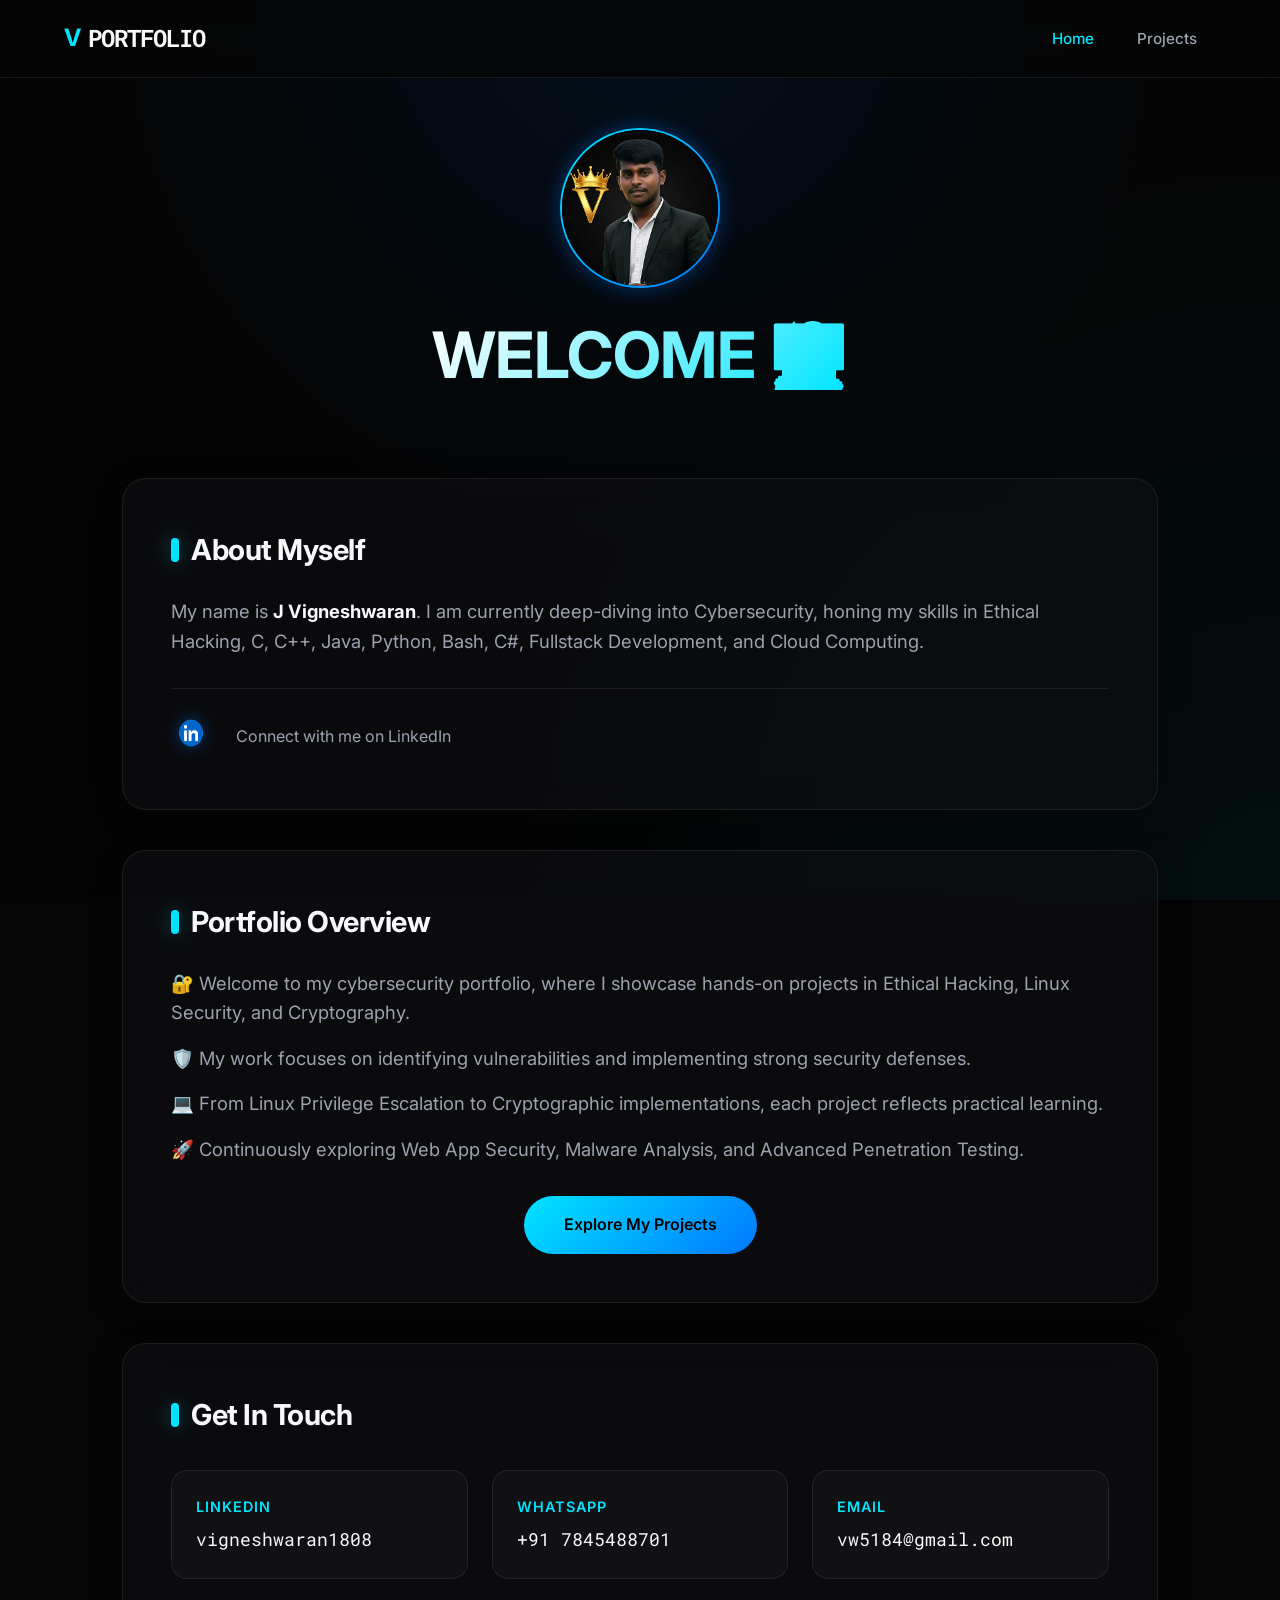
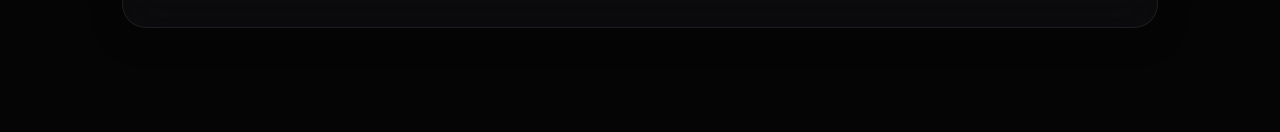
<file: index.html>
<!DOCTYPE html>
<html lang="en">
<head>
    <meta charset="UTF-8">
    <meta name="viewport" content="width=device-width, initial-scale=1.0">
    <meta name="description" content="Vigneshwaran - Cybersecurity Portfolio. Exploring Ethical Hacking, Web App Security, and Cryptography.">
    <link rel="icon" href="hacker1.png">
    <link rel="stylesheet" href="index.css">
    <title>Vigneshwaran | Cybersecurity Portfolio</title>
</head>
<body>
    <video autoplay muted loop playsinline class="star">
        <source src="star.mp4" type="video/mp4">
    </video>
    <div class="overlay"></div>

    <header class="header">
        <a href="index.html" class="logo"><span>V</span>PORTFOLIO</a>
        <nav class="navbar">
            <a href="index.html" class="active">Home</a>
            <a href="project.html">Projects</a>
        </nav>
    </header>

    <main class="main-wrapper">
        <section class="profile-header">
            <img src="me.png" alt="J Vigneshwaran" class="me">
            <h1 class="hero-title">WELCOME 🧑🏻‍💻</h1>
        </section>

        <section class="glass-card">
            <h2 class="section-title">About Myself</h2>
            <div class="about-text">
                <p>
                    My name is <strong>J Vigneshwaran</strong>. I am currently deep-diving into Cybersecurity, honing my skills in 
                    Ethical Hacking, C, C++, Java, Python, Bash, C#, Fullstack Development, and Cloud Computing.
                </p>
            </div>
            <div class="linkedin-section">
                <a href="https://www.linkedin.com/in/vigneshwaran1808/" target="_blank" rel="noopener noreferrer">
                    <img src="linkedin.png" alt="LinkedIn Profile" class="linkedin">
                </a>
                <span style="color: var(--text-dim); margin-left: 10px;">Connect with me on LinkedIn</span>
            </div>
        </section>

        <section class="glass-card">
            <h2 class="section-title">Portfolio Overview</h2>
            <div class="about-text">
                <p>🔐 Welcome to my cybersecurity portfolio, where I showcase hands-on projects in Ethical Hacking, Linux Security, and Cryptography.</p>
                <p>🛡️ My work focuses on identifying vulnerabilities and implementing strong security defenses.</p>
                <p>💻 From Linux Privilege Escalation to Cryptographic implementations, each project reflects practical learning.</p>
                <p>🚀 Continuously exploring Web App Security, Malware Analysis, and Advanced Penetration Testing.</p>
            </div>
            <div style="text-align: center; margin-top: 2rem;">
                <a href="project.html" class="button">Explore My Projects</a>
            </div>
        </section>

        <section class="glass-card">
            <h2 class="section-title">Get In Touch</h2>
            <ul class="contact-list">
                <li>
                    <span>LinkedIn</span>
                    <a href="https://www.linkedin.com/in/vigneshwaran1808/" target="_blank" rel="noopener noreferrer">vigneshwaran1808</a>
                </li>
                <li>
                    <span>WhatsApp</span>
                    <div>+91 7845488701</div>
                </li>
                <li>
                    <span>Email</span>
                    <a href="mailto:vw5184@gmail.com">vw5184@gmail.com</a>
                </li>
            </ul>
        </section>
    </main>
</body>
</html>
</file>
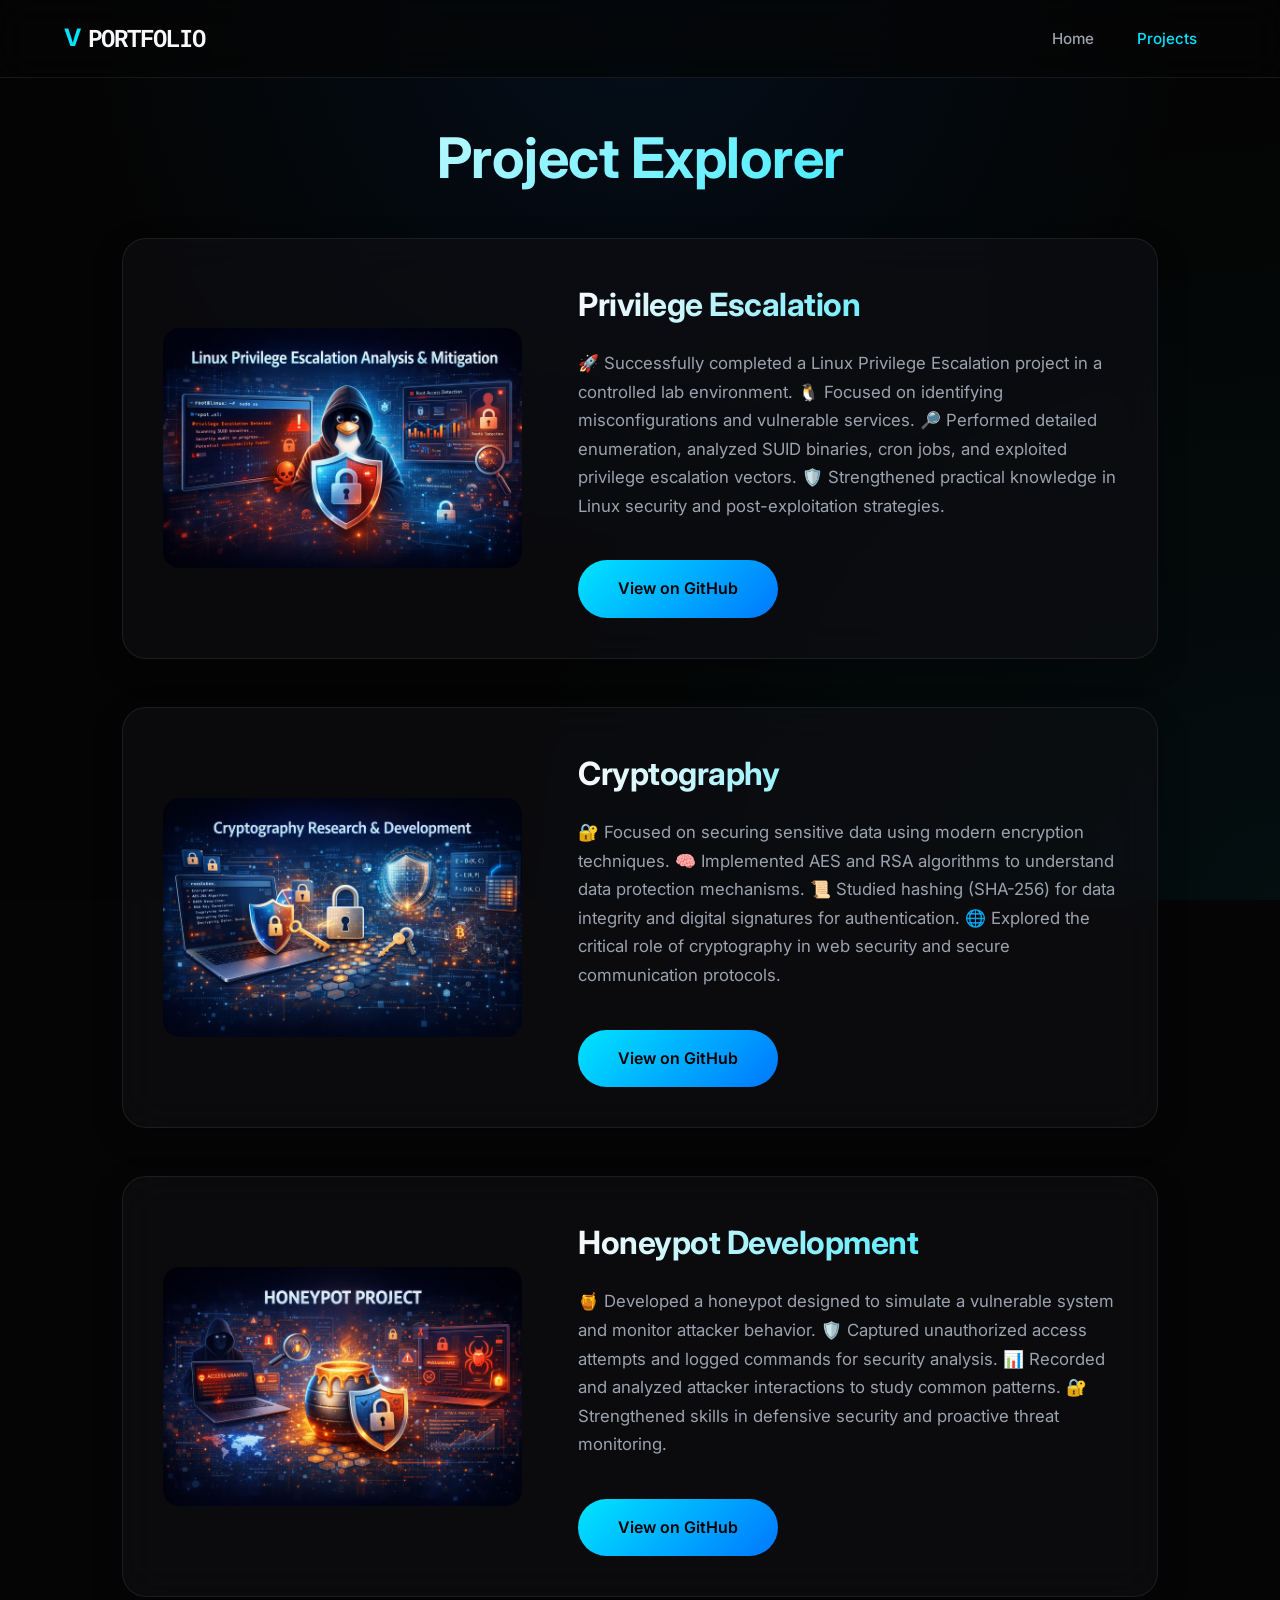
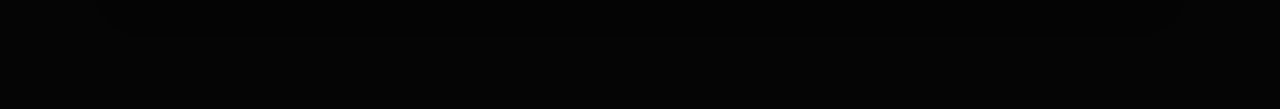
<file: project.html>
<!DOCTYPE html>
<html lang="en">
<head>
    <meta charset="UTF-8">
    <meta name="viewport" content="width=device-width, initial-scale=1.0">
    <meta name="description" content="Cybersecurity projects showcase by Vigneshwaran.">
    <link rel="icon" href="hacker1.png">
    <link rel="stylesheet" href="index.css">
    <title>Projects | Vigneshwaran</title>
</head>
<body>
    <video autoplay muted loop playsinline class="star">
        <source src="star.mp4" type="video/mp4">
    </video>
    <div class="overlay"></div>

    <header class="header">
        <a href="index.html" class="logo"><span>V</span>PORTFOLIO</a>
        <nav class="navbar">
            <a href="index.html">Home</a>
            <a href="project.html" class="active">Projects</a>
        </nav>
    </header>

    <main class="container">
        <h1 class="page-title">Project Explorer</h1>

        <!-- Privilege Escalation Project -->
        <article class="project-card">
            <div class="project-image">
                <a href="https://github.com/vigneshwaran4586/PrivilegeEsculation.git" target="_blank" class="project-image-link">
                    <img src="privilege.png" alt="Privilege Escalation" class="hacker-img">
                </a>
            </div>
            <div class="project-info">
                <h3>Privilege Escalation</h3>
                <p>
                    🚀 Successfully completed a Linux Privilege Escalation project in a controlled lab environment. 
                    🐧 Focused on identifying misconfigurations and vulnerable services. 
                    🔎 Performed detailed enumeration, analyzed SUID binaries, cron jobs, and exploited privilege escalation vectors. 
                    🛡️ Strengthened practical knowledge in Linux security and post-exploitation strategies.
                </p>
                <a href="https://github.com/vigneshwaran4586/PrivilegeEsculation.git" target="_blank" class="github-btn">
                    View on GitHub
                </a>
            </div>
        </article>

        <!-- Cryptography Project -->
        <article class="project-card">
            <div class="project-image">
                <a href="https://github.com/vigneshwaran4586/Cryptography" target="_blank" class="project-image-link">
                    <img src="crypto.png" alt="Cryptography" class="hacker-img">
                </a>
            </div>
            <div class="project-info">
                <h3>Cryptography</h3>
                <p>
                    🔐 Focused on securing sensitive data using modern encryption techniques. 
                    🧠 Implemented AES and RSA algorithms to understand data protection mechanisms. 
                    📜 Studied hashing (SHA-256) for data integrity and digital signatures for authentication. 
                    🌐 Explored the critical role of cryptography in web security and secure communication protocols.
                </p>
                <a href="https://github.com/vigneshwaran4586/Cryptography" target="_blank" class="github-btn">
                    View on GitHub
                </a>
            </div>
        </article>

        <!-- Honeypot Project -->
        <article class="project-card">
            <div class="project-image">
                <a href="https://github.com/vigneshwaran4586/Honeypot.git" target="_blank" class="project-image-link">
                    <img src="honeypot.png" alt="Honeypot" class="hacker-img">
                </a>
            </div>
            <div class="project-info">
                <h3>Honeypot Development</h3>
                <p>
                    🍯 Developed a honeypot designed to simulate a vulnerable system and monitor attacker behavior. 
                    🛡️ Captured unauthorized access attempts and logged commands for security analysis. 
                    📊 Recorded and analyzed attacker interactions to study common patterns. 
                    🔐 Strengthened skills in defensive security and proactive threat monitoring.
                </p>
                <a href="https://github.com/vigneshwaran4586/Honeypot.git" target="_blank" class="github-btn">
                    View on GitHub
                </a>
            </div>
        </article>
    </main>
</body>
</html>
</file>
<file: index.css>
@import url('https://fonts.googleapis.com/css2?family=Inter:wght@300;400;500;600;700&family=Roboto+Mono:wght@400;500;700&display=swap');

:root {
    --bg-dark: #050505;
    --bg-card: rgba(15, 15, 20, 0.6);
    --primary-color: #00e5ff;
    --secondary-color: #0077ff;
    --text-main: #f8f9fa;
    --text-dim: #9ca3af;
    --glass-border: rgba(255, 255, 255, 0.08);
    --glass-border-hover: rgba(0, 229, 255, 0.5);
    --glow-primary: 0 0 20px rgba(0, 229, 255, 0.4);
    --glow-secondary: 0 0 20px rgba(0, 119, 255, 0.4);
    --transition-smooth: all 0.4s cubic-bezier(0.16, 1, 0.3, 1);
}

* {
    margin: 0;
    padding: 0;
    box-sizing: border-box;
    font-family: 'Inter', sans-serif;
}

body {
    background-color: var(--bg-dark);
    color: var(--text-main);
    line-height: 1.6;
    overflow-x: hidden;
    min-height: 100vh;
}

/* Background & Overlays */
.star {
    position: fixed;
    top: 0;
    left: 0;
    width: 100%;
    height: 100%;
    object-fit: cover;
    z-index: -2;
    opacity: 0.4;
    filter: saturate(150%) contrast(120%);
}

.overlay {
    position: fixed;
    top: 0;
    left: 0;
    width: 100%;
    height: 100%;
    background: radial-gradient(circle at 50% 0%, rgba(0, 119, 255, 0.1), transparent 50%),
                radial-gradient(circle at 100% 100%, rgba(0, 229, 255, 0.05), transparent 50%),
                var(--bg-dark);
    opacity: 0.9;
    z-index: -1;
}

/* Header & Navigation */
.header {
    position: fixed;
    top: 0;
    left: 0;
    width: 100%;
    padding: 1.2rem 5%;
    background: rgba(5, 5, 5, 0.7);
    backdrop-filter: blur(16px);
    -webkit-backdrop-filter: blur(16px);
    border-bottom: 1px solid var(--glass-border);
    display: flex;
    justify-content: space-between;
    align-items: center;
    z-index: 1000;
    transition: var(--transition-smooth);
}

.logo {
    font-family: 'Roboto Mono', monospace;
    font-size: 1.5rem;
    font-weight: 700;
    color: var(--text-main);
    text-decoration: none;
    letter-spacing: -1px;
    display: flex;
    align-items: center;
    gap: 8px;
}

.logo span {
    color: var(--primary-color);
}

.navbar a {
    text-decoration: none;
    color: var(--text-dim);
    font-weight: 500;
    font-size: 0.95rem;
    transition: var(--transition-smooth);
    padding: 0.5rem 1.2rem;
    border-radius: 8px;
    position: relative;
}

.navbar a:hover {
    color: var(--text-main);
    background: rgba(255, 255, 255, 0.05);
}

.navbar a.active {
    color: var(--primary-color);
}

/* Layout Containers */
.main-wrapper, .container {
    max-width: 1100px;
    margin: 0 auto;
    padding: 8rem 2rem 4rem; /* Top padding accounts for fixed header */
    display: flex;
    flex-direction: column;
    min-height: 100vh;
}

.main-wrapper {
    align-items: center;
}

/* Typography */
h1, h2, h3 {
    font-family: 'Inter', sans-serif;
    font-weight: 700;
    letter-spacing: -0.5px;
}

.hero-title, .page-title {
    font-size: 4rem;
    line-height: 1.1;
    margin-bottom: 1.5rem;
    background: linear-gradient(135deg, #fff 0%, var(--primary-color) 100%);
    -webkit-background-clip: text;
    background-clip: text;
    -webkit-text-fill-color: transparent;
    text-align: center;
    animation: fadeInUp 1s ease-out forwards;
}

.page-title {
    font-size: 3.5rem;
    margin-bottom: 3rem;
}

.section-title {
    font-size: 1.8rem;
    color: var(--text-main);
    margin-bottom: 1.5rem;
    display: flex;
    align-items: center;
    gap: 12px;
}

.section-title::before {
    content: '';
    display: inline-block;
    width: 8px;
    height: 24px;
    background: var(--primary-color);
    border-radius: 4px;
    box-shadow: var(--glow-primary);
}

/* Profile Section */
.profile-header {
    display: flex;
    flex-direction: column;
    align-items: center;
    text-align: center;
    margin-bottom: 4rem;
    animation: fadeInUp 0.8s ease-out forwards;
}

.me {
    width: 160px;
    height: 160px;
    border-radius: 50%;
    object-fit: cover;
    border: 2px solid transparent;
    background: linear-gradient(var(--bg-dark), var(--bg-dark)) padding-box,
                linear-gradient(135deg, var(--primary-color), var(--secondary-color)) border-box;
    box-shadow: var(--glow-secondary);
    margin-bottom: 2rem;
    transition: var(--transition-smooth);
}

.me:hover {
    transform: scale(1.05);
    box-shadow: 0 0 30px rgba(0, 229, 255, 0.6);
}

/* Premium Glass Cards */
.glass-card {
    background: var(--bg-card);
    backdrop-filter: blur(20px);
    -webkit-backdrop-filter: blur(20px);
    border: 1px solid var(--glass-border);
    border-radius: 24px;
    padding: 3rem;
    margin-bottom: 2.5rem;
    width: 100%;
    transition: var(--transition-smooth);
    box-shadow: 0 8px 32px rgba(0, 0, 0, 0.3);
    animation: fadeInUp 1s ease-out forwards;
    opacity: 0;
    transform: translateY(20px);
}

.glass-card:nth-child(2) { animation-delay: 0.2s; }
.glass-card:nth-child(3) { animation-delay: 0.4s; }

.glass-card:hover {
    border-color: rgba(255, 255, 255, 0.2);
    transform: translateY(-8px);
    box-shadow: 0 15px 40px rgba(0, 0, 0, 0.4), var(--glow-primary);
}

.about-text {
    font-size: 1.15rem;
    color: var(--text-dim);
    margin-bottom: 2rem;
}

.about-text p {
    margin-bottom: 1rem;
}

.about-text strong {
    color: var(--text-main);
}

/* Buttons */
.button, .github-btn {
    background: linear-gradient(135deg, var(--primary-color), var(--secondary-color));
    color: #000;
    border: none;
    padding: 1rem 2.5rem;
    font-size: 1rem;
    font-weight: 600;
    border-radius: 50px;
    cursor: pointer;
    transition: var(--transition-smooth);
    text-decoration: none;
    display: inline-flex;
    align-items: center;
    justify-content: center;
    gap: 10px;
    position: relative;
    overflow: hidden;
    z-index: 1;
}

.button::before, .github-btn::before {
    content: '';
    position: absolute;
    top: 0; left: 0; width: 100%; height: 100%;
    background: linear-gradient(135deg, var(--secondary-color), var(--primary-color));
    z-index: -1;
    transition: opacity 0.3s ease;
    opacity: 0;
}

.button:hover::before, .github-btn:hover::before {
    opacity: 1;
}

.button:hover, .github-btn:hover {
    box-shadow: 0 0 25px rgba(0, 229, 255, 0.6);
    transform: translateY(-3px);
}

/* Socials */
.linkedin-section {
    display: flex;
    align-items: center;
    gap: 15px;
    margin-top: 1.5rem;
    padding-top: 1.5rem;
    border-top: 1px solid var(--glass-border);
}

.linkedin {
    width: 40px;
    height: 40px;
    transition: var(--transition-smooth);
    filter: drop-shadow(0 0 8px rgba(0, 119, 255, 0.4));
}

.linkedin:hover {
    transform: scale(1.15) rotate(5deg);
}

/* Contact List */
.contact-list {
    list-style: none;
    display: grid;
    grid-template-columns: repeat(auto-fit, minmax(250px, 1fr));
    gap: 1.5rem;
    margin-top: 2rem;
}

.contact-list li {
    background: rgba(255, 255, 255, 0.03);
    padding: 1.5rem;
    border-radius: 16px;
    border: 1px solid var(--glass-border);
    transition: var(--transition-smooth);
}

.contact-list li:hover {
    background: rgba(255, 255, 255, 0.05);
    border-color: var(--primary-color);
}

.contact-list span {
    display: block;
    color: var(--primary-color);
    font-weight: 600;
    font-size: 0.9rem;
    text-transform: uppercase;
    letter-spacing: 1px;
    margin-bottom: 0.5rem;
}

.contact-list a, .contact-list div {
    color: var(--text-main);
    text-decoration: none;
    font-size: 1.1rem;
    font-family: 'Roboto Mono', monospace;
}

/* Project Cards */
.project-card {
    background: var(--bg-card);
    backdrop-filter: blur(20px);
    -webkit-backdrop-filter: blur(20px);
    border: 1px solid var(--glass-border);
    border-radius: 24px;
    padding: 2.5rem;
    margin-bottom: 3rem;
    display: grid;
    grid-template-columns: 1fr 1.5fr;
    gap: 3.5rem;
    align-items: center;
    transition: var(--transition-smooth);
    box-shadow: 0 10px 30px rgba(0, 0, 0, 0.3);
    animation: fadeInUp 0.8s ease-out forwards;
    opacity: 0;
    transform: translateY(20px);
}

.project-card:nth-child(2) { animation-delay: 0.1s; }
.project-card:nth-child(3) { animation-delay: 0.2s; }
.project-card:nth-child(4) { animation-delay: 0.3s; }

.project-card:hover {
    transform: translateY(-10px);
    border-color: var(--glass-border-hover);
    box-shadow: 0 20px 40px rgba(0, 0, 0, 0.5), var(--glow-primary);
}

.project-image {
    position: relative;
    border-radius: 16px;
    overflow: hidden;
}

.project-image-link {
    display: block;
    position: relative;
}

.project-image-link::after {
    content: '';
    position: absolute;
    top: 0; left: 0; width: 100%; height: 100%;
    background: linear-gradient(180deg, transparent 50%, rgba(0,0,0,0.8));
    opacity: 0;
    transition: var(--transition-smooth);
}

.project-card:hover .project-image-link::after {
    opacity: 1;
}

.hacker-img {
    width: 100%;
    height: auto;
    display: block;
    transition: transform 0.6s cubic-bezier(0.16, 1, 0.3, 1);
    border-radius: 16px;
}

.project-card:hover .hacker-img {
    transform: scale(1.08);
}

.project-info h3 {
    font-size: 2rem;
    color: var(--text-main);
    margin-bottom: 1.2rem;
    background: linear-gradient(to right, var(--text-main), var(--primary-color));
    -webkit-background-clip: text;
    background-clip: text;
    -webkit-text-fill-color: transparent;
}

.project-info p {
    color: var(--text-dim);
    font-size: 1.05rem;
    margin-bottom: 2.5rem;
    line-height: 1.7;
}

/* Animations */
@keyframes fadeInUp {
    from {
        opacity: 0;
        transform: translateY(30px);
    }
    to {
        opacity: 1;
        transform: translateY(0);
    }
}

/* Responsive */
@media (max-width: 1024px) {
    .project-card {
        grid-template-columns: 1fr;
        gap: 2rem;
        padding: 2rem;
    }
    
    .hero-title, .page-title {
        font-size: 3rem;
    }
}

@media (max-width: 768px) {
    .header {
        padding: 1rem 5%;
    }
    
    .main-wrapper, .container {
        padding-top: 6rem;
    }
    
    .hero-title, .page-title {
        font-size: 2.2rem;
    }
    
    .glass-card {
        padding: 1.8rem;
    }
    
    .me {
        width: 130px;
        height: 130px;
    }
    
    .project-info h3 {
        font-size: 1.5rem;
    }
    
    .contact-list {
        grid-template-columns: 1fr;
    }
}
</file>
